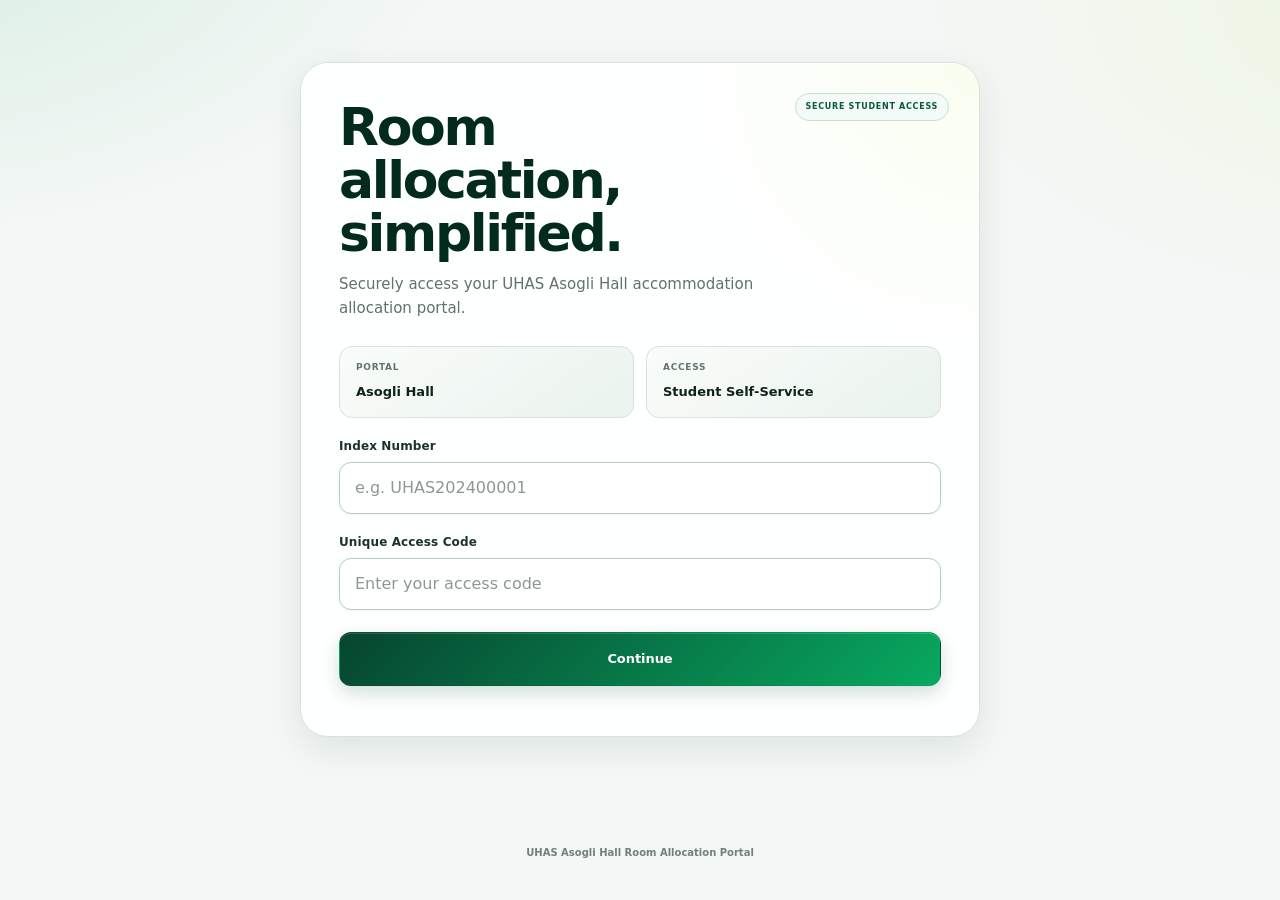
<file: index.html>
<!doctype html>
<html lang="en">
<head>
  <meta charset="utf-8">
  <meta name="viewport" content="width=device-width, initial-scale=1">
  <meta http-equiv="refresh" content="0; url=web/">
  <title>UHAS Asogli Hall Room Allocation</title>
  <script>
    window.location.replace('web/' + window.location.search + window.location.hash);
  </script>
</head>
<body>
  <p>Opening the UHAS Asogli Hall Room Allocation Portal…</p>
  <p><a href="web/">Continue to the portal</a></p>
</body>
</html>
</file>
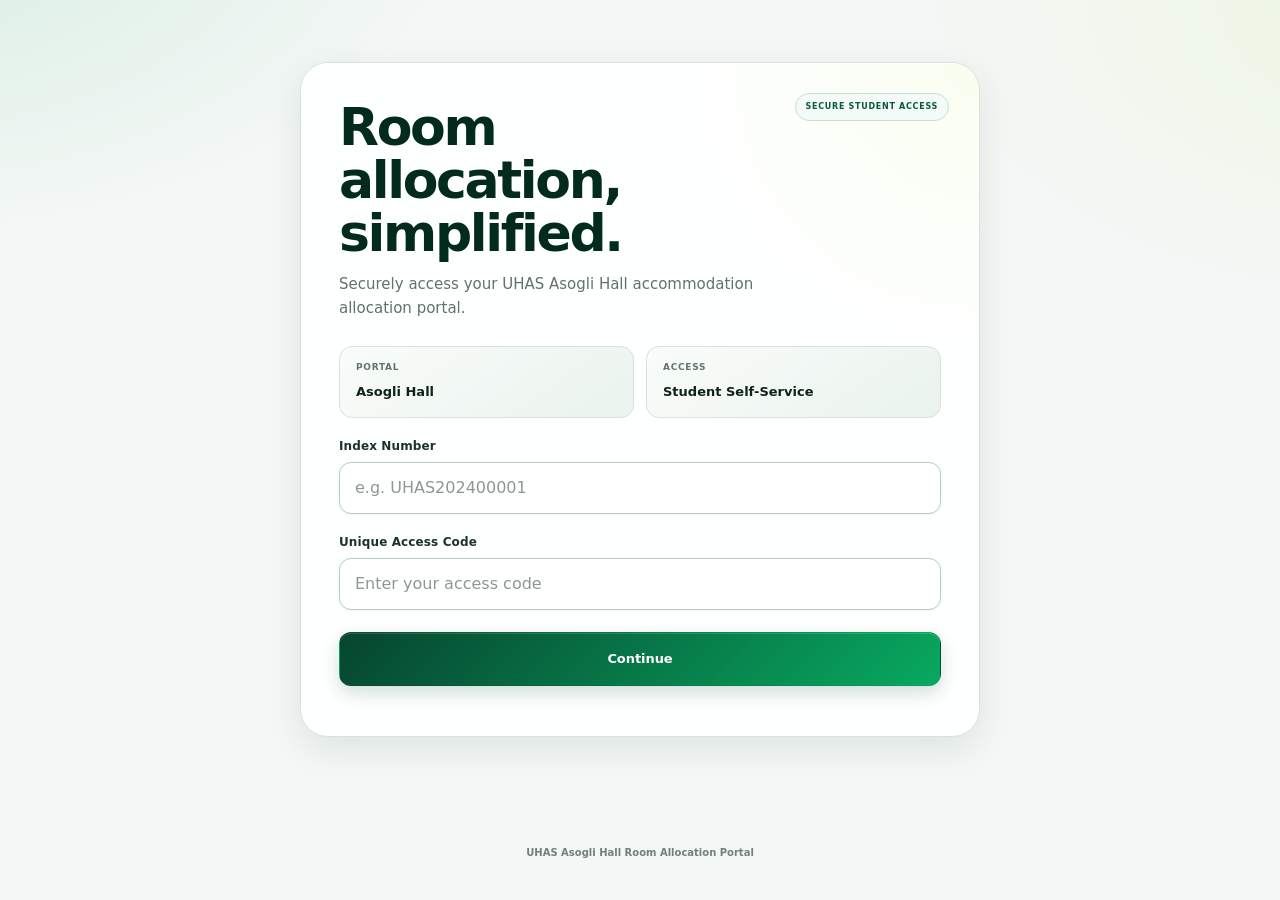
<file: web/index.html>
<!doctype html>
<html lang="en">
<head>
    <meta charset="utf-8">

    <meta
        name="viewport"
        content="width=device-width, initial-scale=1"
    >

    <meta
        name="theme-color"
        content="#075b3a"
    >

    <meta
        name="description"
        content="UHAS Asogli Hall student accommodation room allocation portal."
    >

    <title>UHAS Asogli Hall Room Allocation</title>

    <link
        rel="stylesheet"
        href="styles.css"
    >
</head>

<body>

<main>

    <!-- =====================================================
         STUDENT LOGIN
         ===================================================== -->

    <section id="login">

        <header>
            <h1>Room allocation, simplified.</h1>

            <p>
                Securely access your UHAS Asogli Hall accommodation
                allocation portal.
            </p>
        </header>

        <div class="info-strip">

            <div class="info-item">
                <small>Portal</small>
                <strong>Asogli Hall</strong>
            </div>

            <div class="info-item">
                <small>Access</small>
                <strong>Student Self-Service</strong>
            </div>

        </div>

        <label for="index">
            Index Number
        </label>

        <input
            id="index"
            type="text"
            inputmode="text"
            autocomplete="username"
            autocapitalize="characters"
            spellcheck="false"
            placeholder="e.g. UHAS202400001"
            aria-describedby="msg"
        >

        <label for="accessCode">
            Unique Access Code
        </label>

        <input
            id="accessCode"
            type="password"
            autocomplete="current-password"
            placeholder="Enter your access code"
            aria-describedby="msg"
        >

        <button
            id="loginButton"
            type="button"
        >
            Continue
        </button>

        <p
            id="msg"
            role="alert"
            aria-live="polite"
        ></p>

    </section>


    <!-- =====================================================
         STUDENT PROFILE
         ===================================================== -->

    <section
        id="genderSelection"
        hidden
    >

        <div class="section-heading">

            <div>
                <h2>Complete your profile</h2>

                <p>
                    Enter your phone number and confirm your
                    accommodation details to continue.
                </p>
            </div>

        </div>


        <!-- PHONE NUMBER -->

        <div class="profile-field">

            <label for="phoneNumber">
                Phone Number
            </label>

            <input
                id="phoneNumber"
                type="tel"
                inputmode="tel"
                autocomplete="tel"
                placeholder="e.g. 0241234567"
                aria-describedby="phoneHelp genderMessage"
            >

            <small id="phoneHelp">
                Use a Ghanaian mobile number, e.g. 0241234567
                or +233241234567.
            </small>

        </div>


        <!-- GENDER -->

        <div
            id="genderChoices"
            class="profile-gender"
        >

            <h3>Gender</h3>

            <p>
                Select your gender to determine eligible
                accommodation.
            </p>

            <div class="choices">

                <button
                    type="button"
                    class="choice-button gender-choice"
                    data-gender="MALE"
                >
                    <strong>Male</strong>

                    <span>
                        Select male accommodation
                    </span>
                </button>


                <button
                    type="button"
                    class="choice-button gender-choice"
                    data-gender="FEMALE"
                >
                    <strong>Female</strong>

                    <span>
                        Select female accommodation
                    </span>
                </button>

            </div>

        </div>


        <!-- EXISTING GENDER STUDENTS -->

        <button
            id="savePhoneButton"
            type="button"
            class="primary-action"
            hidden
        >
            Save phone number

            <span aria-hidden="true">
                →
            </span>
        </button>


        <p
            id="genderMessage"
            role="alert"
            aria-live="polite"
        ></p>

    </section>


    <!-- =====================================================
         BLOCK SELECTION
         ===================================================== -->

    <section
        id="blockSelection"
        hidden
    >

        <div class="section-heading">

            <div>
                <h2>Choose your block</h2>

                <p>
                    Select a hostel block to view its available rooms.
                </p>
            </div>

        </div>


        <div class="choices">

            <button
                type="button"
                class="choice-button block-choice"
                data-block="Ahoe"
            >
                <strong>Ahoe</strong>

                <span>
                    View available Ahoe rooms
                </span>
            </button>


            <button
                type="button"
                class="choice-button block-choice"
                data-block="Bankoe"
            >
                <strong>Bankoe</strong>

                <span>
                    View available Bankoe rooms
                </span>
            </button>


            <button
                type="button"
                class="choice-button block-choice"
                data-block="Dome"
            >
                <strong>Dome</strong>

                <span>
                    View available Dome rooms
                </span>
            </button>


            <button
                type="button"
                class="choice-button block-choice"
                data-block="Hliha"
            >
                <strong>Hliha</strong>

                <span>
                    View available Hliha rooms
                </span>
            </button>

        </div>


        <p
            id="blockMessage"
            role="alert"
            aria-live="polite"
        ></p>

    </section>


    <!-- =====================================================
         ROOM SELECTION
         ===================================================== -->

    <section
        id="rooms"
        hidden
    >

        <div class="section-heading">

            <div>
                <h2>Choose your room</h2>

                <p id="roomSubtitle">
                    Available rooms will appear here.
                </p>
            </div>


            <button
                id="changeBlockButton"
                type="button"
                class="secondary-button"
            >
                Change Block
            </button>

        </div>


        <div
            id="grid"
            class="grid"
            aria-live="polite"
        ></div>

    </section>


    <!-- =====================================================
         RESERVATION / ALLOCATION
         ===================================================== -->

    <section
        id="allocation"
        hidden
    ></section>

</main>


<!-- =========================================================
     FOOTER
     ========================================================= -->

<footer>
    UHAS Asogli Hall Room Allocation Portal
</footer>


<!-- =========================================================
     APPLICATION
     ========================================================= -->

<script
    type="module"
    src="app.js"
></script>

</body>
</html>
</file>
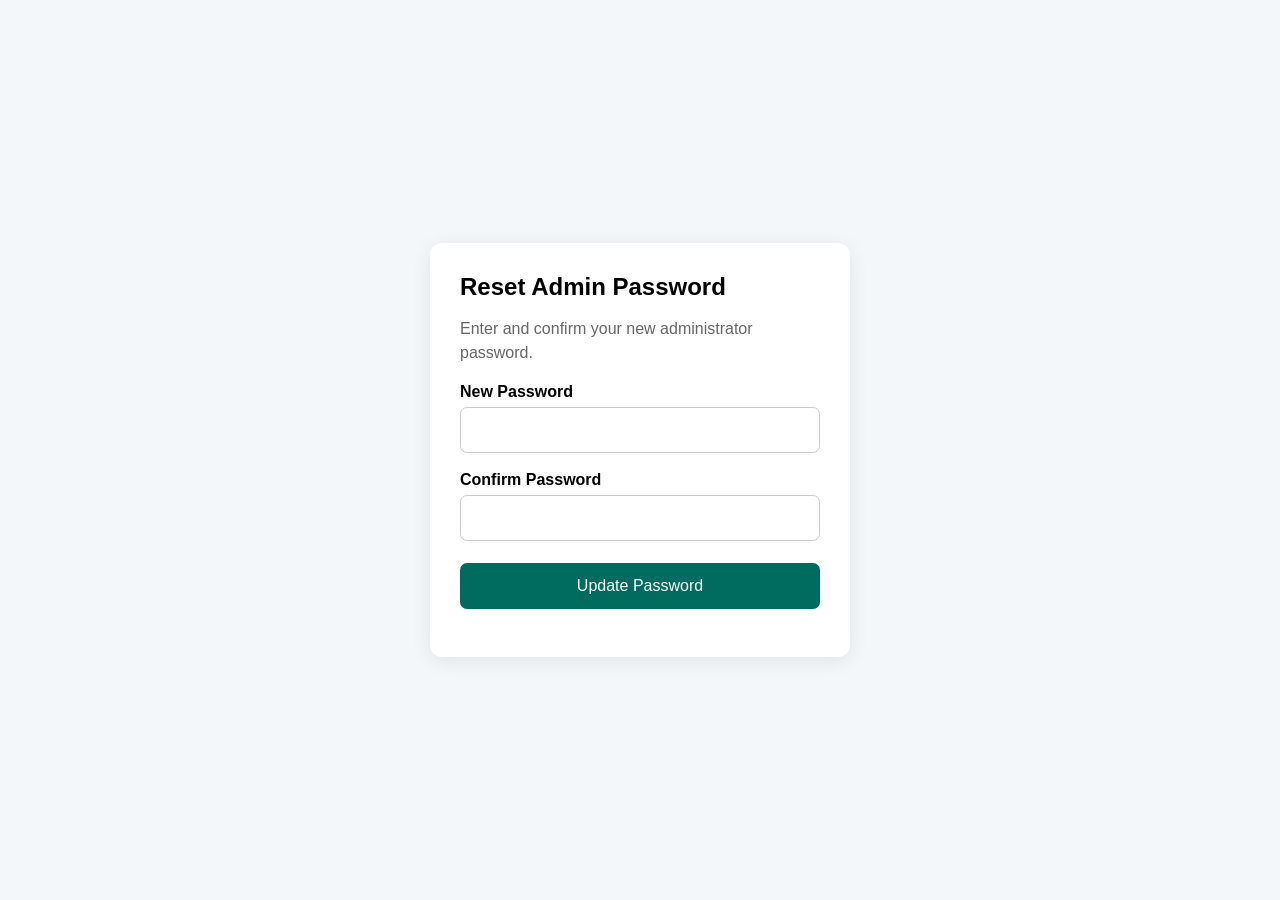
<file: web/admin/reset-password.html>
<!DOCTYPE html>
<html lang="en">
<head>
  <meta charset="UTF-8">
  <meta name="viewport" content="width=device-width, initial-scale=1.0">
  <title>Reset Admin Password</title>
  <style>
    *{box-sizing:border-box}
    body{
      margin:0;
      min-height:100vh;
      display:flex;
      align-items:center;
      justify-content:center;
      padding:20px;
      font-family:Arial,sans-serif;
      background:#f4f7f9;
    }
    .card{
      width:100%;
      max-width:420px;
      background:#fff;
      padding:30px;
      border-radius:12px;
      box-shadow:0 4px 20px rgba(0,0,0,.08);
    }
    h1{margin:0 0 8px;font-size:24px}
    p{color:#666;line-height:1.5}
    label{display:block;margin:18px 0 6px;font-weight:600}
    input{
      width:100%;
      padding:13px;
      border:1px solid #ccc;
      border-radius:7px;
      font-size:16px;
    }
    button{
      width:100%;
      margin-top:22px;
      padding:14px;
      border:0;
      border-radius:7px;
      background:#006b5f;
      color:white;
      font-size:16px;
      cursor:pointer;
    }
    button:disabled{opacity:.6}
    #message{margin-top:18px;font-weight:600}
    .error{color:#b00020}
    .success{color:#087f23}
    a{color:#006b5f}
  </style>
</head>
<body>
  <div class="card">
    <h1>Reset Admin Password</h1>
    <p>Enter and confirm your new administrator password.</p>

    <form id="resetForm">
      <label for="password">New Password</label>
      <input id="password" type="password" minlength="8" required>

      <label for="confirmPassword">Confirm Password</label>
      <input id="confirmPassword" type="password" minlength="8" required>

      <button id="resetButton" type="submit">Update Password</button>
    </form>

    <div id="message"></div>
  </div>

  <script type="module">
    import { createClient } from 'https://esm.sh/@supabase/supabase-js@2';
    import { SUPABASE_URL, SUPABASE_PUBLISHABLE_KEY } from '../config.js';

    const supabase = createClient(
      SUPABASE_URL,
      SUPABASE_PUBLISHABLE_KEY
    );

    const form = document.getElementById('resetForm');
    const button = document.getElementById('resetButton');
    const message = document.getElementById('message');

    form.addEventListener('submit', async (e) => {
      e.preventDefault();

      const password = document.getElementById('password').value;
      const confirmPassword = document.getElementById('confirmPassword').value;

      if (password.length < 8) {
        message.className = 'error';
        message.textContent = 'Password must be at least 8 characters.';
        return;
      }

      if (password !== confirmPassword) {
        message.className = 'error';
        message.textContent = 'Passwords do not match.';
        return;
      }

      button.disabled = true;
      button.textContent = 'Updating...';
      message.textContent = '';

      const { error } = await supabase.auth.updateUser({
        password
      });

      if (error) {
        message.className = 'error';
        message.textContent = error.message;
        button.disabled = false;
        button.textContent = 'Update Password';
        return;
      }

      message.className = 'success';
      message.innerHTML =
        'Password updated successfully. <a href="./">Go to Admin Login</a>';

      form.reset();
      button.style.display = 'none';
    });
  </script>
</body>
</html>
</file>
<file: web/styles.css>
/* ============================================================
   UHAS ASOGLI HALL ROOM ALLOCATION
   Premium Student Accommodation Portal
   ============================================================ */

/* ============================================================
   DESIGN TOKENS
   ============================================================ */

:root {
  --uhas-950: #032b1d;
  --uhas-900: #06452f;
  --uhas-800: #075b3a;
  --uhas-700: #087a49;
  --uhas-600: #08a960;
  --uhas-500: #12c875;
  --uhas-400: #39db8c;

  --lime: #c9f45b;
  --lime-soft: #eff9d8;

  --ink: #10221a;
  --ink-2: #1b3429;
  --muted: #61736a;
  --muted-light: #82918a;

  --white: #ffffff;
  --surface: #f6faf8;
  --surface-2: #eef5f1;
  --surface-3: #e5efe9;

  --border: #d6e3dc;
  --border-strong: #b8cbc1;

  --danger: #b42318;
  --danger-bg: #fff1ef;

  --warning: #8a4b00;
  --warning-bg: #fff6df;

  --success: #087443;
  --success-bg: #e8f7ef;

  --blue: #155eef;
  --blue-bg: #e9f0ff;

  --pink: #b41469;
  --pink-bg: #ffeaf3;

  --shadow-xs:
    0 1px 3px rgba(3, 43, 29, 0.05);

  --shadow-sm:
    0 5px 18px rgba(3, 43, 29, 0.07);

  --shadow-md:
    0 12px 35px rgba(3, 43, 29, 0.09);

  --shadow-lg:
    0 24px 65px rgba(3, 43, 29, 0.13);

  --radius-sm: 10px;
  --radius-md: 14px;
  --radius-lg: 20px;
  --radius-xl: 28px;

  --transition-fast: 150ms ease;
  --transition: 220ms ease;
}


/* ============================================================
   RESET
   ============================================================ */

*,
*::before,
*::after {
  box-sizing: border-box;
}

html {
  width: 100%;
  min-height: 100%;
  scroll-behavior: smooth;
}

body {
  width: 100%;
  min-height: 100vh;
  margin: 0;

  font-family:
    Inter,
    ui-sans-serif,
    system-ui,
    -apple-system,
    BlinkMacSystemFont,
    "Segoe UI",
    sans-serif;

  color: var(--ink);
  background:
    radial-gradient(
      900px 500px at -10% -10%,
      rgba(8, 169, 96, 0.12),
      transparent 65%
    ),
    radial-gradient(
      800px 500px at 110% 0%,
      rgba(201, 244, 91, 0.12),
      transparent 60%
    ),
    #f3f7f5;

  line-height: 1.5;
  -webkit-font-smoothing: antialiased;
  text-rendering: optimizeLegibility;

  overflow-x: hidden;
}

button,
input,
select,
textarea {
  font: inherit;
  max-width: 100%;
}

button {
  -webkit-tap-highlight-color: transparent;
}

img,
svg,
video,
canvas {
  max-width: 100%;
  height: auto;
}

a {
  color: inherit;
}

::selection {
  background: rgba(8, 169, 96, 0.18);
}


/* ============================================================
   GLOBAL LAYOUT
   ============================================================ */

main {
  width: min(1120px, calc(100% - 40px));
  margin: 0 auto;
  padding: 34px 0 70px;
}

section {
  position: relative;

  width: 100%;
  margin: 22px 0;
  padding: 30px;

  background: rgba(255, 255, 255, 0.96);
  border: 1px solid var(--border);
  border-radius: var(--radius-xl);

  box-shadow: var(--shadow-md);

  overflow: hidden;
}

section::before {
  content: "";

  position: absolute;
  inset: 0;

  pointer-events: none;

  background:
    radial-gradient(
      circle at 100% 0%,
      rgba(201, 244, 91, 0.09),
      transparent 30%
    );

  box-shadow:
    inset 0 1px 0 rgba(255, 255, 255, 0.95);
}

.hidden {
  display: none !important;
}


/* ============================================================
   APPLICATION BRAND HEADER
   ============================================================ */

.app-brand-header {
  width: min(1120px, calc(100% - 40px));
  margin: 0 auto;
  padding: 24px 0 12px;

  display: flex;
  align-items: center;
  justify-content: space-between;
  gap: 24px;
}

.app-brand-mark {
  display: flex;
  align-items: center;
  gap: 13px;

  min-width: 0;
}

.brand-monogram {
  width: 48px;
  height: 48px;
  flex: 0 0 48px;

  display: grid;
  place-items: center;

  border-radius: 15px;

  background:
    linear-gradient(
      145deg,
      var(--uhas-950),
      var(--uhas-600)
    );

  color: #fff;

  font-size: 13px;
  font-weight: 900;
  letter-spacing: -0.04em;

  box-shadow:
    0 10px 25px rgba(3, 43, 29, 0.22),
    inset 0 1px 0 rgba(255, 255, 255, 0.2);
}

.brand-copy {
  min-width: 0;
}

.brand-copy strong {
  display: block;

  color: var(--uhas-900);

  font-size: 15px;
  line-height: 1.15;
  font-weight: 850;
}

.brand-copy span {
  display: block;

  margin-top: 4px;

  color: var(--muted);

  font-size: 12px;
  line-height: 1.2;
  font-weight: 600;
}

.brand-status {
  display: flex;
  align-items: center;
  gap: 8px;

  padding: 8px 13px;

  border: 1px solid #c8ded2;
  border-radius: 999px;

  background: #fff;

  color: var(--muted);

  font-size: 11px;
  font-weight: 750;

  box-shadow: var(--shadow-xs);
}

.status-dot {
  width: 7px;
  height: 7px;
  flex: 0 0 7px;

  border-radius: 50%;

  background: var(--uhas-500);

  box-shadow:
    0 0 0 4px rgba(18, 200, 117, 0.11);
}


/* ============================================================
   PROGRESS INDICATOR
   ============================================================ */

.allocation-progress {
  width: min(1120px, calc(100% - 40px));
  margin: 5px auto 0;
  padding: 8px 0 22px;

  display: flex;
  align-items: center;
  justify-content: center;
}

.progress-step {
  display: flex;
  align-items: center;

  color: #8a9992;

  font-size: 11px;
  font-weight: 750;

  white-space: nowrap;
}

.progress-step::after {
  content: "";

  width: 50px;
  height: 1px;

  margin: 0 11px;

  background: var(--border);
}

.progress-step:last-child::after {
  display: none;
}

.progress-step span {
  width: 26px;
  height: 26px;
  flex: 0 0 26px;

  display: grid;
  place-items: center;

  border: 1px solid var(--border-strong);
  border-radius: 50%;

  background: #fff;

  color: var(--muted);

  font-size: 10px;
  font-weight: 850;
}

.progress-step.active {
  color: var(--uhas-800);
}

.progress-step.active span {
  border-color: var(--uhas-600);

  background:
    linear-gradient(
      145deg,
      var(--uhas-900),
      var(--uhas-600)
    );

  color: #fff;

  box-shadow:
    0 5px 16px rgba(8, 122, 73, 0.22),
    0 0 0 4px rgba(8, 169, 96, 0.08);
}

.progress-step.complete {
  color: var(--success);
}

.progress-step.complete span {
  border-color: #9ed4b8;
  background: var(--success-bg);
  color: var(--success);
}


/* ============================================================
   PAGE HEADERS
   ============================================================ */

header:not(.app-brand-header) {
  margin-bottom: 26px;
}

header h1 {
  margin: 0;

  color: var(--uhas-950);

  font-size: clamp(32px, 5vw, 52px);
  line-height: 1.02;

  letter-spacing: -0.045em;
  font-weight: 900;
}

header p {
  max-width: 650px;

  margin: 12px 0 0;

  color: var(--muted);

  font-size: 15px;
  line-height: 1.6;
}


/* ============================================================
   LOGIN
   ============================================================ */

#login {
  width: min(680px, 100%);
  margin: 28px auto;

  padding: 38px;
}

#login header {
  position: relative;

  padding-right: 150px;

  text-align: left;
}

#login header h1 {
  font-size: clamp(34px, 6vw, 52px);
}

#login header p {
  margin-left: 0;
  margin-right: 0;
}

#login::after {
  content: "SECURE STUDENT ACCESS";

  position: absolute;
  top: 30px;
  right: 30px;

  display: inline-flex;
  align-items: center;

  padding: 7px 10px;

  border: 1px solid #c9dfd3;
  border-radius: 999px;

  background: #f4faf7;

  color: var(--uhas-800);

  font-size: 8px;
  font-weight: 850;
  letter-spacing: 0.09em;
}

#loginButton {
  width: 100%;
  min-height: 54px;

  margin-top: 22px;
}


/* ============================================================
   FORM ELEMENTS
   ============================================================ */

label {
  display: block;

  margin: 19px 0 7px;

  color: var(--ink-2);

  font-size: 12px;
  font-weight: 800;
  letter-spacing: 0.01em;
}

input {
  width: 100%;
  min-height: 52px;

  padding: 13px 15px;

  border: 1px solid var(--border-strong);
  border-radius: 12px;

  outline: none;

  background: #fff;
  color: var(--ink);

  font-size: 15px;
  font-weight: 600;

  box-shadow: var(--shadow-xs);

  transition:
    border-color var(--transition),
    box-shadow var(--transition),
    background var(--transition);
}

input::placeholder {
  color: #8b9993;
  font-weight: 500;
}

input:hover {
  border-color: #91afa1;
}

input:focus {
  border-color: var(--uhas-600);

  box-shadow:
    0 0 0 4px rgba(8, 169, 96, 0.11),
    var(--shadow-sm);
}

input:disabled {
  cursor: not-allowed;
  background: #f0f4f2;
}


/* ============================================================
   BUTTONS
   ============================================================ */

button {
  position: relative;

  min-height: 46px;

  padding: 11px 17px;

  border: 1px solid transparent;
  border-radius: 12px;

  background:
    linear-gradient(
      135deg,
      var(--uhas-900),
      var(--uhas-600)
    );

  color: #fff;

  font-size: 13px;
  font-weight: 800;

  letter-spacing: -0.005em;

  cursor: pointer;

  box-shadow:
    0 7px 18px rgba(3, 79, 49, 0.18),
    inset 0 1px 0 rgba(255, 255, 255, 0.15);

  transition:
    transform var(--transition-fast),
    box-shadow var(--transition),
    background var(--transition),
    opacity var(--transition);
}

button:hover:not(:disabled) {
  transform: translateY(-1px);

  background:
    linear-gradient(
      135deg,
      var(--uhas-800),
      var(--uhas-500)
    );

  box-shadow:
    0 11px 25px rgba(3, 79, 49, 0.22),
    inset 0 1px 0 rgba(255, 255, 255, 0.18);
}

button:active:not(:disabled) {
  transform: translateY(0);
}

button:focus-visible {
  outline: 3px solid rgba(8, 169, 96, 0.2);
  outline-offset: 2px;
}

button:disabled {
  cursor: not-allowed;
  opacity: 0.55;
  transform: none;
}


/* ============================================================
   LOADING BUTTON
   ============================================================ */

button.is-loading {
  color: transparent !important;
  pointer-events: none;
}

button.is-loading::after {
  content: "";

  position: absolute;
  top: 50%;
  left: 50%;

  width: 18px;
  height: 18px;

  margin: -9px 0 0 -9px;

  border: 2px solid rgba(255, 255, 255, 0.35);
  border-top-color: #fff;

  border-radius: 50%;

  animation: button-spin 700ms linear infinite;
}

@keyframes button-spin {
  to {
    transform: rotate(360deg);
  }
}


/* ============================================================
   SECONDARY BUTTON
   ============================================================ */

.secondary-button {
  background: var(--surface-2);

  color: var(--ink-2);

  border-color: var(--border);

  box-shadow: none;
}

.secondary-button:hover:not(:disabled) {
  background: var(--surface-3);

  color: var(--uhas-900);

  border-color: var(--border-strong);

  box-shadow: var(--shadow-xs);
}


/* ============================================================
   MESSAGES
   ============================================================ */

#msg,
#genderMessage,
#blockMessage {
  min-height: 20px;

  margin-top: 11px;

  font-size: 12px;
  font-weight: 650;
}

#msg:empty,
#genderMessage:empty,
#blockMessage:empty {
  min-height: 0;
}

.error {
  color: var(--danger);
}

.success-message {
  color: var(--success);
}


/* ============================================================
   CHOICE GRIDS
   ============================================================ */

.grid,
.choices {
  display: grid;

  grid-template-columns:
    repeat(auto-fit, minmax(220px, 1fr));

  gap: 15px;
}


/* ============================================================
   GENDER / BLOCK CHOICES
   ============================================================ */

.choice-button {
  position: relative;

  min-height: 140px;

  display: flex;
  flex-direction: column;
  align-items: flex-start;
  justify-content: flex-end;

  padding: 22px;

  text-align: left;

  border: 1px solid var(--border);
  border-radius: 17px;

  background:
    linear-gradient(
      145deg,
      #fff,
      #f4f9f6
    );

  color: var(--ink);

  box-shadow: var(--shadow-sm);

  overflow: hidden;
}

.choice-button::before {
  content: "";

  position: absolute;

  width: 115px;
  height: 115px;

  top: -38px;
  right: -30px;

  border-radius: 50%;

  background: rgba(8, 169, 96, 0.07);
}

.choice-button:hover:not(:disabled) {
  transform: translateY(-2px);

  border-color: #7ac59d;

  background:
    linear-gradient(
      145deg,
      #fff,
      #ebf7f0
    );

  color: var(--ink);

  box-shadow: var(--shadow-md);
}

.choice-button strong {
  position: relative;
  z-index: 1;

  color: var(--uhas-900);

  font-size: 18px;
  font-weight: 850;
}

.choice-button span {
  position: relative;
  z-index: 1;

  margin-top: 5px;

  color: var(--muted);

  font-size: 12px;
  font-weight: 550;
}


/* ============================================================
   SECTION HEADINGS
   ============================================================ */

.section-heading {
  display: flex;
  align-items: flex-end;
  justify-content: space-between;

  gap: 18px;

  margin-bottom: 22px;
}

.section-heading h2 {
  margin: 0 0 4px;

  color: var(--uhas-950);

  font-size: clamp(23px, 4vw, 30px);
  line-height: 1.12;

  letter-spacing: -0.035em;
  font-weight: 900;
}

.section-heading p {
  margin: 0;

  color: var(--muted);

  font-size: 12px;
  font-weight: 550;
}


/* ============================================================
   ROOM GRID
   ============================================================ */

#grid {
  display: grid;

  grid-template-columns:
    repeat(auto-fill, minmax(245px, 1fr));

  gap: 16px;
}


/* ============================================================
   ROOM CARD
   ============================================================ */

.room-card {
  position: relative;

  display: flex;
  flex-direction: column;

  min-height: 280px;

  padding: 19px;

  border: 1px solid var(--border);
  border-radius: 18px;

  background:
    linear-gradient(
      145deg,
      #fff,
      #f6faf8
    );

  box-shadow: var(--shadow-sm);

  overflow: hidden;

  transition:
    transform var(--transition),
    border-color var(--transition),
    box-shadow var(--transition);
}

.room-card:hover {
  transform: translateY(-3px);

  border-color: #79c69e;

  box-shadow: var(--shadow-md);
}

.room-card::after {
  content: "";

  position: absolute;

  left: 0;
  top: 0;

  width: 100%;
  height: 3px;

  background:
    linear-gradient(
      90deg,
      var(--uhas-800),
      var(--uhas-500)
    );

  opacity: 0;

  transition: opacity var(--transition);
}

.room-card:hover::after {
  opacity: 1;
}

.room-card-header {
  display: flex;
  align-items: flex-start;
  justify-content: space-between;

  gap: 12px;
}

.room-card h3 {
  margin: 0;

  color: var(--uhas-950);

  font-size: 19px;
  line-height: 1.15;

  letter-spacing: -0.025em;
  font-weight: 900;
}

.room-location {
  margin-top: 5px;

  color: var(--muted);

  font-size: 11px;
  font-weight: 600;
}


/* ============================================================
   ROOM GENDER BADGES
   ============================================================ */

.gender-badge {
  display: inline-flex;
  align-items: center;
  justify-content: center;

  padding: 6px 9px;

  border-radius: 999px;

  font-size: 9px;
  line-height: 1;

  font-weight: 850;
  letter-spacing: 0.03em;

  white-space: nowrap;
}

.gender-badge.neutral {
  background: #e9efeb;
  color: #52645b;
}

.gender-badge.male,
.gender-badge.male-only {
  background: var(--blue-bg);
  color: var(--blue);
}

.gender-badge.female {
  background: var(--pink-bg);
  color: var(--pink);
}


/* ============================================================
   MODERN ROOM CARD
   ============================================================ */

.modern-room-card {
  min-height: 310px;
}

.room-card-top {
  display: flex;
  align-items: flex-start;
  justify-content: space-between;

  gap: 10px;
}

.room-block-label {
  display: inline-flex;
  align-items: center;

  margin-bottom: 6px;

  color: var(--uhas-700);

  font-size: 9px;
  font-weight: 850;

  letter-spacing: 0.1em;
  text-transform: uppercase;
}


/* ============================================================
   ROOM VISUAL
   ============================================================ */

.room-visual {
  margin: 18px 0 15px;

  padding: 14px;

  border: 1px solid var(--border);
  border-radius: 14px;

  background:
    linear-gradient(
      145deg,
      #f4f9f6,
      #e8f2ed
    );
}

.bed-indicators {
  display: grid;

  grid-template-columns:
    repeat(4, 1fr);

  gap: 8px;
}

.bed-indicator {
  height: 9px;

  border-radius: 999px;

  background: #cbd8d2;

  transition:
    transform var(--transition-fast),
    background var(--transition);
}

.bed-indicator.available {
  background: #c7d8d0;
}

.bed-indicator.occupied {
  background:
    linear-gradient(
      90deg,
      var(--uhas-700),
      var(--uhas-500)
    );
}

.bed-indicator:hover {
  transform: scaleY(1.35);
}

.occupancy-percent {
  margin-top: 9px;

  color: var(--uhas-900);

  font-size: 11px;
  font-weight: 800;
}


/* ============================================================
   ROOM CAPACITY
   ============================================================ */

.room-capacity {
  display: flex;
  align-items: baseline;
  justify-content: space-between;

  gap: 10px;

  margin-top: auto;

  color: var(--muted);

  font-size: 11px;
  font-weight: 600;
}

.room-capacity strong {
  color: var(--ink);

  font-size: 12px;
  font-weight: 800;
}

.occupancy-bar {
  height: 6px;

  margin-top: 8px;

  border-radius: 999px;

  background: #dce6e1;

  overflow: hidden;
}

.occupancy-bar > span {
  display: block;

  width: 0;
  height: 100%;

  border-radius: inherit;

  background:
    linear-gradient(
      90deg,
      var(--uhas-700),
      var(--uhas-500),
      var(--lime)
    );

  transition: width 400ms ease;
}

.modern-select-room {
  width: 100%;

  min-height: 45px;

  margin-top: 14px;
}


/* ============================================================
   OCCUPANCY
   ============================================================ */

.occupancy {
  display: flex;
  align-items: baseline;

  gap: 8px;

  margin-top: 17px;
}

.occupancy strong {
  color: var(--uhas-950);

  font-size: 31px;
  line-height: 1;

  font-weight: 900;

  letter-spacing: -0.04em;
}

.occupancy-detail {
  color: var(--muted);

  font-size: 11px;
  font-weight: 600;
}


/* ============================================================
   FULL / UNAVAILABLE ROOMS
   ============================================================ */

.room-card.unavailable {
  opacity: 0.62;
}

.room-card.full {
  background:
    linear-gradient(
      145deg,
      #f5f8f6,
      #e9efec
    );
}

.room-card.full .occupancy-bar > span {
  background:
    linear-gradient(
      90deg,
      #66756d,
      #8b9791
    );
}

.room-card.full .modern-select-room {
  background: #dde5e1;
  color: #68776f;

  box-shadow: none;
}

.room-card.full:hover {
  transform: none;
  box-shadow: var(--shadow-sm);
}


/* ============================================================
   PROFILE
   ============================================================ */

.profile-field {
  margin: 1.4rem 0;
}

.profile-field label {
  display: block;

  margin-bottom: 7px;

  font-weight: 700;
}

.profile-field input {
  width: 100%;
}

.profile-field small {
  display: block;

  margin-top: 7px;

  color: var(--muted);

  font-size: 11px;

  line-height: 1.5;
}

.profile-gender {
  margin-top: 1.6rem;
}

.profile-gender h3 {
  margin-bottom: 5px;
}

.profile-gender > p {
  margin-bottom: 15px;

  color: var(--muted);

  font-size: 12px;
}


/* ============================================================
   HOLD SCREEN
   ============================================================ */

.hold-box,
.success-box {
  width: min(680px, 100%);

  margin-left: auto;
  margin-right: auto;

  text-align: center;
}

.hold-box {
  padding-top: 34px;
  padding-bottom: 34px;
}

.hold-box h2,
.success-box h2 {
  margin: 10px 0 6px;

  color: var(--uhas-950);

  font-size: clamp(27px, 5vw, 39px);
  line-height: 1.08;

  letter-spacing: -0.04em;
  font-weight: 900;
}

.hold-box > p,
.success-box > p {
  margin: 0 auto;

  color: var(--muted);

  font-size: 13px;
}


/* ============================================================
   HOLD DETAILS / RECEIPT
   ============================================================ */

.hold-details,
.receipt {
  margin: 23px 0;

  padding: 17px 19px;

  border: 1px solid var(--border);
  border-radius: 16px;

  background:
    linear-gradient(
      145deg,
      #f7fbf9,
      #edf5f1
    );

  text-align: left;

  box-shadow: var(--shadow-xs);
}

.hold-details p,
.receipt p {
  display: flex;
  align-items: center;
  justify-content: space-between;

  gap: 18px;

  margin: 0;

  padding: 10px 0;

  border-bottom: 1px solid #dce7e1;

  color: var(--muted);

  font-size: 12px;
}

.hold-details p:last-child,
.receipt p:last-child {
  border-bottom: 0;
}

.hold-details p strong,
.receipt p strong {
  color: var(--ink);

  font-weight: 800;

  text-align: right;
}


/* ============================================================
   COUNTDOWN
   ============================================================ */

.countdown {
  display: inline-flex;
  align-items: center;
  justify-content: center;

  min-width: 185px;

  margin: 19px auto;

  padding: 16px 22px;

  border: 1px solid #79c9a0;
  border-radius: 16px;

  background:
    linear-gradient(
      145deg,
      #e8f8ef,
      #d8f1e4
    );

  color: var(--uhas-900);

  font-size: 31px;
  line-height: 1;

  font-weight: 900;

  letter-spacing: -0.035em;

  font-variant-numeric: tabular-nums;

  box-shadow:
    inset 0 1px 0 rgba(255, 255, 255, 0.95),
    var(--shadow-sm);
}

.countdown.expired {
  border-color: rgba(180, 35, 24, 0.18);

  background: var(--danger-bg);

  color: var(--danger);

  animation: countdown-pulse 1.4s ease-in-out infinite;
}

@keyframes countdown-pulse {
  50% {
    opacity: 0.6;
  }
}


/* ============================================================
   HOLD ACTIONS
   ============================================================ */

.hold-box button,
.success-box button {
  margin: 5px;
}

.hold-box .secondary-button,
.success-box .secondary-button {
  min-width: 130px;
}


/* ============================================================
   SUCCESS
   ============================================================ */

.success-icon {
  width: 66px;
  height: 66px;

  display: grid;
  place-items: center;

  margin: 0 auto 14px;

  border-radius: 50%;

  background:
    linear-gradient(
      145deg,
      #e1f8eb,
      #c9f0dc
    );

  color: var(--success);

  font-size: 30px;
  font-weight: 900;

  box-shadow:
    0 0 0 8px rgba(8, 116, 67, 0.06);
}

.success-box .receipt {
  max-width: 560px;

  margin-left: auto;
  margin-right: auto;
}

.success-box .receipt p:first-child {
  border-top: 0;
}


/* ============================================================
   IMPORTANT NOTE
   ============================================================ */

.important-note {
  margin: 21px auto;

  padding: 13px 15px;

  border: 1px solid #e1c27e;
  border-radius: 13px;

  background: var(--warning-bg);

  color: var(--warning);

  font-size: 11px;
  font-weight: 750;
}


/* ============================================================
   EXISTING ALLOCATION
   ============================================================ */

.allocation-ticket,
.allocation-card {
  width: min(680px, 100%);

  margin: 0 auto;

  border: 1px solid var(--border);
  border-radius: 21px;

  background: #fff;

  box-shadow: var(--shadow-lg);

  overflow: hidden;
}

.allocation-ticket-header,
.allocation-card-header {
  padding: 23px;

  background:
    radial-gradient(
      circle at 100% 0%,
      rgba(201, 244, 91, 0.17),
      transparent 35%
    ),
    linear-gradient(
      145deg,
      var(--uhas-950),
      var(--uhas-700)
    );

  color: #fff;
}

.allocation-ticket-header h2,
.allocation-card-header h2 {
  margin: 0;

  font-size: 24px;
  font-weight: 900;
}

.allocation-ticket-header p,
.allocation-card-header p {
  margin: 6px 0 0;

  color: rgba(255, 255, 255, 0.72);

  font-size: 12px;
}

.allocation-ticket-body,
.allocation-card-body {
  padding: 22px;
}


/* ============================================================
   EMPTY STATES
   ============================================================ */

.empty-state {
  padding: 45px 20px;

  border: 1px dashed var(--border-strong);
  border-radius: 17px;

  background:
    linear-gradient(
      145deg,
      #fff,
      #f2f8f5
    );

  text-align: center;
}

.empty-state::before {
  content: "—";

  display: block;

  width: 42px;
  height: 42px;

  display: grid;
  place-items: center;

  margin: 0 auto 10px;

  border-radius: 13px;

  background: var(--success-bg);

  color: var(--uhas-700);

  font-size: 20px;
  font-weight: 900;
}

.empty-state p {
  margin: 0;

  color: var(--muted);

  font-size: 13px;
}


/* ============================================================
   INFORMATION STRIP
   ============================================================ */

.info-strip {
  display: grid;

  grid-template-columns:
    repeat(auto-fit, minmax(180px, 1fr));

  gap: 12px;

  margin: 19px 0;
}

.info-item {
  padding: 14px 16px;

  border: 1px solid var(--border);
  border-radius: 13px;

  background:
    linear-gradient(
      145deg,
      #f9fcfa,
      #eaf3ee
    );
}

.info-item small {
  display: block;

  margin-bottom: 4px;

  color: var(--muted);

  font-size: 9px;
  font-weight: 850;

  letter-spacing: 0.08em;
  text-transform: uppercase;
}

.info-item strong {
  color: var(--ink);

  font-size: 13px;
  font-weight: 800;
}


/* ============================================================
   ALLOCATION DETAILS PANEL
   ============================================================ */

.allocation-details-panel {
  width: 100%;
  max-width: 980px;

  margin-inline: auto;
}

.allocation-details-heading {
  display: flex;

  align-items: flex-start;
  justify-content: space-between;

  gap: 24px;
}

.allocation-details-heading > div {
  min-width: 0;
}

.allocation-status-badge {
  display: inline-flex;
  align-items: center;

  gap: 8px;

  flex: 0 0 auto;

  padding: 8px 12px;

  border: 1px solid #b9dfc8;
  border-radius: 999px;

  background: #edf9f1;

  color: var(--success);

  font-size: 9px;
  font-weight: 850;

  letter-spacing: 0.06em;
  text-transform: uppercase;
}

.allocation-status-badge .status-dot {
  width: 7px;
  height: 7px;

  background: var(--success);

  box-shadow: none;
}


/* ============================================================
   ALLOCATION HERO
   ============================================================ */

.allocation-hero {
  display: grid;

  grid-template-columns: 1.5fr 1fr;

  margin-top: 22px;

  overflow: hidden;

  border-radius: 21px;

  background:
    linear-gradient(
      135deg,
      #043c28 0%,
      #075b3a 55%,
      #087b4c 100%
    );

  color: #fff;

  box-shadow:
    0 18px 45px rgba(3, 46, 31, 0.2);
}

.allocation-hero-main,
.allocation-hero-room {
  padding: 27px;
}

.allocation-hero-room {
  display: flex;
  flex-direction: column;
  justify-content: center;

  border-left: 1px solid rgba(255, 255, 255, 0.14);

  background: rgba(255, 255, 255, 0.05);
}

.allocation-hero-label {
  display: block;

  margin-bottom: 7px;

  color: rgba(255, 255, 255, 0.62);

  font-size: 8px;
  font-weight: 850;

  letter-spacing: 0.13em;
}

.allocation-number {
  display: block;

  font-size: clamp(25px, 4vw, 38px);
  line-height: 1.05;

  letter-spacing: -0.025em;

  overflow-wrap: anywhere;
}

.allocation-confirmed {
  display: block;

  margin-top: 8px;

  color: rgba(255, 255, 255, 0.72);

  font-size: 10px;
}

.allocation-hero-room strong {
  font-size: clamp(24px, 4vw, 34px);
  line-height: 1;
}

.allocation-hero-room > span:last-child {
  margin-top: 7px;

  color: rgba(255, 255, 255, 0.72);

  font-size: 10px;
}


/* ============================================================
   ALLOCATION SECTION TITLES
   ============================================================ */

.allocation-section-title {
  display: flex;
  align-items: center;

  gap: 11px;

  margin-top: 29px;
  margin-bottom: 12px;
}

.allocation-section-icon {
  width: 34px;
  height: 34px;
  flex: 0 0 34px;

  display: inline-flex;
  align-items: center;
  justify-content: center;

  border-radius: 10px;

  background: #e9f7ef;

  color: var(--uhas-800);

  font-size: 13px;
  font-weight: 800;
}

.allocation-section-title strong,
.allocation-section-title span {
  display: block;
}

.allocation-section-title strong {
  color: var(--ink);

  font-size: 12px;
}

.allocation-section-title span {
  margin-top: 2px;

  color: var(--muted);

  font-size: 9px;
}


/* ============================================================
   ALLOCATION ROOM GRID
   ============================================================ */

.allocation-room-grid {
  display: grid;

  grid-template-columns:
    repeat(4, 1fr);

  overflow: hidden;

  border: 1px solid var(--border);
  border-radius: 15px;

  background: #fff;
}

.allocation-room-item {
  padding: 17px;

  border-right: 1px solid var(--border);
}

.allocation-room-item:last-child {
  border-right: 0;
}

.allocation-room-item span,
.allocation-student-grid span,
.allocation-record span {
  display: block;

  color: var(--muted);

  font-size: 8px;
  font-weight: 850;

  letter-spacing: 0.08em;

  text-transform: uppercase;
}

.allocation-room-item strong {
  display: block;

  margin-top: 6px;

  color: var(--ink);

  font-size: 18px;
}

.allocation-room-item.primary strong {
  color: var(--uhas-800);
}

.allocation-room-item.highlight {
  background: var(--lime-soft);
}

.allocation-room-item.highlight strong {
  color: var(--uhas-800);
}


/* ============================================================
   ALLOCATION STUDENT GRID
   ============================================================ */

.allocation-student-grid {
  display: grid;

  grid-template-columns:
    repeat(2, 1fr);

  overflow: hidden;

  border: 1px solid var(--border);
  border-radius: 15px;

  background: #fff;
}

.allocation-student-grid > div {
  padding: 16px 17px;

  border-bottom: 1px solid var(--border);
}

.allocation-student-grid > div:nth-child(odd) {
  border-right: 1px solid var(--border);
}

.allocation-student-grid > div:nth-last-child(-n + 2) {
  border-bottom: 0;
}

.allocation-student-grid strong {
  display: block;

  margin-top: 5px;

  color: var(--ink);

  font-size: 12px;

  overflow-wrap: anywhere;
  word-break: break-word;
}


/* ============================================================
   ALLOCATION RECORD
   ============================================================ */

.allocation-record {
  display: grid;

  grid-template-columns:
    1fr 1fr;

  gap: 12px;

  margin-top: 14px;
}

.allocation-record > div {
  padding: 15px 17px;

  border: 1px solid var(--border);
  border-radius: 13px;

  background: #f8faf9;
}

.allocation-record strong {
  display: block;

  margin-top: 5px;

  color: var(--ink);

  font-size: 11px;

  overflow-wrap: anywhere;
}

.allocation-record .record-status {
  color: var(--success);
}


/* ============================================================
   ALLOCATION ACTIONS
   ============================================================ */

.allocation-actions {
  display: flex;

  justify-content: flex-end;

  gap: 10px;

  margin-top: 24px;
}

.allocation-print-button {
  min-width: 210px;
}

.allocation-print-note {
  margin: 9px 0 0;

  color: var(--muted);

  font-size: 9px;

  text-align: right;
}


/* ============================================================
   MY ROOM
   ============================================================ */

.my-room-panel,
.roommates-panel {
  overflow: hidden;
}

.my-room-heading,
.roommates-heading {
  align-items: flex-start;
}


/* ============================================================
   MY ROOM HERO
   ============================================================ */

.my-room-hero {
  position: relative;

  display: grid;

  grid-template-columns:
    1fr auto;

  gap: 20px;

  align-items: stretch;

  margin: 23px 0 28px;

  padding: 27px;

  border-radius: 20px;

  background:
    linear-gradient(
      135deg,
      #052e1f 0%,
      #075b3a 58%,
      #0a7448 100%
    );

  color: #fff;

  overflow: hidden;
}

.my-room-hero::after {
  content: "";

  position: absolute;

  width: 230px;
  height: 230px;

  right: -85px;
  top: -95px;

  border-radius: 50%;

  background: rgba(255, 255, 255, 0.055);
}

.my-room-hero-main,
.my-room-bed-highlight {
  position: relative;
  z-index: 1;
}

.my-room-hero-main {
  display: flex;
  flex-direction: column;
  justify-content: center;
}

.my-room-code {
  margin: 6px 0 7px;

  color: #fff;

  font-size: clamp(2rem, 5vw, 3.5rem);
  line-height: 1;

  letter-spacing: -0.04em;

  overflow-wrap: anywhere;
}

.my-room-location {
  display: flex;
  align-items: center;
  flex-wrap: wrap;

  gap: 8px;

  color: rgba(255, 255, 255, 0.72);

  font-size: 0.88rem;
}

.my-room-location span {
  opacity: 0.5;
}


/* ============================================================
   BED HIGHLIGHT
   ============================================================ */

.my-room-bed-highlight {
  min-width: 150px;

  padding: 20px;

  border-radius: 16px;

  background: var(--lime);

  color: var(--uhas-950);

  display: flex;
  flex-direction: column;

  justify-content: center;
  align-items: center;

  text-align: center;
}

.my-room-bed-highlight span {
  font-size: 0.65rem;
  font-weight: 850;

  letter-spacing: 0.12em;
  text-transform: uppercase;

  opacity: 0.68;
}

.my-room-bed-highlight strong {
  margin: 5px 0 2px;

  font-size: 1.8rem;
  line-height: 1;
}

.my-room-bed-highlight small {
  font-size: 0.7rem;

  opacity: 0.65;
}


/* ============================================================
   ROOM OCCUPANCY CARD
   ============================================================ */

.room-occupancy-card {
  display: flex;
  align-items: center;

  gap: 16px;

  padding: 17px;

  margin-top: 17px;

  border: 1px solid var(--border);
  border-radius: 15px;

  background: #f8fbf9;
}

.occupancy-icon {
  width: 47px;
  height: 47px;
  flex: 0 0 47px;

  display: grid;
  place-items: center;

  border-radius: 13px;

  background: #e8f5ed;

  font-size: 1.2rem;
}

.occupancy-copy {
  display: flex;
  flex-direction: column;

  gap: 3px;

  flex: 1;
}

.occupancy-copy strong {
  color: var(--ink);

  font-size: 0.95rem;
}

.occupancy-copy span {
  color: var(--muted);

  font-size: 0.75rem;
}

.occupancy-action .secondary-button {
  white-space: nowrap;
}


/* ============================================================
   ROOMMATES
   ============================================================ */

.room-occupancy-pill {
  display: inline-flex;
  align-items: center;
  justify-content: center;

  min-height: 33px;

  padding: 7px 12px;

  border-radius: 999px;

  background: #e9f6ef;

  color: var(--uhas-800);

  font-size: 0.72rem;
  font-weight: 800;

  white-space: nowrap;
}


/* ============================================================
   ROOMMATES SUMMARY
   ============================================================ */

.roommates-room-summary {
  display: grid;

  grid-template-columns:
    repeat(3, 1fr);

  margin: 23px 0 29px;

  border: 1px solid var(--border);
  border-radius: 15px;

  overflow: hidden;

  background: #f8fbf9;
}

.roommates-room-summary > div {
  padding: 16px 17px;

  border-right: 1px solid var(--border);
}

.roommates-room-summary > div:last-child {
  border-right: 0;
}

.roommates-room-summary span {
  display: block;

  margin-bottom: 5px;

  color: var(--muted);

  font-size: 0.63rem;
  font-weight: 850;

  letter-spacing: 0.1em;
  text-transform: uppercase;
}

.roommates-room-summary strong {
  color: var(--ink);

  font-size: 0.95rem;
}


/* ============================================================
   ROOMMATE GRID
   ============================================================ */

.modern-roommate-grid {
  display: grid;

  grid-template-columns:
    repeat(2, minmax(0, 1fr));

  gap: 15px;

  margin-top: 17px;
}

.modern-roommate-card {
  min-width: 0;

  padding: 19px;

  border: 1px solid var(--border);
  border-radius: 17px;

  background: #fff;

  box-shadow:
    0 7px 22px rgba(5, 46, 31, 0.045);

  transition:
    transform var(--transition),
    box-shadow var(--transition),
    border-color var(--transition);
}

.modern-roommate-card:hover {
  transform: translateY(-2px);

  border-color: #bcd8c8;

  box-shadow:
    0 13px 31px rgba(5, 46, 31, 0.08);
}

.roommate-card-top {
  display: flex;

  align-items: center;
  justify-content: space-between;

  gap: 12px;
}

.modern-roommate-avatar {
  width: 53px;
  height: 53px;

  display: grid;
  place-items: center;

  border-radius: 15px;

  background: #e8f5ed;

  color: var(--uhas-800);

  font-size: 0.95rem;
  font-weight: 900;

  letter-spacing: 0.03em;
}

.roommate-number {
  color: var(--muted-light);

  font-size: 0.62rem;
  font-weight: 800;

  letter-spacing: 0.1em;
}

.modern-roommate-details {
  padding: 17px 0;
}

.modern-roommate-details h4 {
  margin: 0 0 6px;

  color: var(--ink);

  font-size: 0.98rem;
  line-height: 1.3;
}

.roommate-programme {
  color: var(--uhas-800);

  font-size: 0.78rem;
  font-weight: 700;

  line-height: 1.4;

  overflow-wrap: anywhere;
}

.roommate-level {
  margin-top: 4px;

  color: var(--muted);

  font-size: 0.73rem;
}

.roommate-card-footer {
  display: flex;

  align-items: center;
  justify-content: space-between;

  gap: 12px;

  padding-top: 12px;

  border-top: 1px solid #edf1ee;
}

.roommate-card-footer span {
  color: var(--muted-light);

  font-size: 0.68rem;
}

.roommate-card-footer strong {
  color: var(--uhas-800);

  font-size: 0.7rem;
}


/* ============================================================
   PRIVACY NOTE
   ============================================================ */

.roommates-privacy-note {
  display: flex;

  gap: 12px;

  align-items: flex-start;

  margin-top: 21px;

  padding: 14px 16px;

  border: 1px solid var(--border);
  border-radius: 13px;

  background: #f7faf8;
}

.privacy-icon {
  width: 28px;
  height: 28px;
  flex: 0 0 28px;

  display: grid;
  place-items: center;

  border-radius: 9px;

  background: #e8f5ed;

  color: var(--success);

  font-size: 0.7rem;
  font-weight: 900;
}

.roommates-privacy-note strong {
  display: block;

  color: var(--ink-2);

  font-size: 0.75rem;
}

.roommates-privacy-note p {
  margin: 3px 0 0;

  color: var(--muted);

  font-size: 0.69rem;

  line-height: 1.5;
}


/* ============================================================
   ROOMMATES EMPTY STATE
   ============================================================ */

.roommates-empty-state {
  margin-top: 25px;

  padding: 47px 24px;

  border: 1px dashed #cbdcd2;
  border-radius: 17px;

  background: #f9fbfa;

  text-align: center;
}

.roommates-empty-icon {
  width: 61px;
  height: 61px;

  margin: 0 auto 15px;

  display: grid;
  place-items: center;

  border-radius: 17px;

  background: #e8f5ed;

  font-size: 1.35rem;
}

.roommates-empty-state h4 {
  margin: 8px 0 7px;

  color: #18362a;

  font-size: 1rem;
}

.roommates-empty-state p {
  max-width: 430px;

  margin: 0 auto;

  color: var(--muted);

  font-size: 0.78rem;

  line-height: 1.6;
}


/* ============================================================
   TOAST
   ============================================================ */

.toast {
  position: fixed;

  right: 22px;
  bottom: 22px;

  z-index: 1000;

  width: min(380px, calc(100vw - 44px));

  padding: 13px 16px;

  border: 1px solid var(--border);
  border-radius: 13px;

  background: rgba(255, 255, 255, 0.97);

  color: var(--ink);

  box-shadow: var(--shadow-lg);

  font-size: 12px;
  font-weight: 700;

  backdrop-filter: blur(12px);
  -webkit-backdrop-filter: blur(12px);

  animation: toast-in 220ms ease;
}

.toast.error {
  border-color: #e5aaa4;
}

.toast.success {
  border-color: #9ad2b4;
}

@keyframes toast-in {
  from {
    opacity: 0;
    transform: translateY(10px);
  }

  to {
    opacity: 1;
    transform: translateY(0);
  }
}


/* ============================================================
   SKELETON
   ============================================================ */

.skeleton {
  position: relative;

  overflow: hidden;

  background: #dce7e1;

  border-radius: 8px;
}

.skeleton::after {
  content: "";

  position: absolute;
  inset: 0;

  transform: translateX(-100%);

  background:
    linear-gradient(
      90deg,
      transparent,
      rgba(255, 255, 255, 0.6),
      transparent
    );

  animation: skeleton-shimmer 1.2s infinite;
}

@keyframes skeleton-shimmer {
  100% {
    transform: translateX(100%);
  }
}


/* ============================================================
   FOOTER
   ============================================================ */

footer {
  width: min(1120px, calc(100% - 40px));

  margin: 0 auto;

  padding: 10px 0 38px;

  color: #718179;

  text-align: center;

  font-size: 10px;
  font-weight: 600;
}


/* ============================================================
   PRINT
   ============================================================ */

@media print {
  body {
    background: #fff;
  }

  .app-brand-header,
  .allocation-progress,
  footer,
  button,
  .secondary-button {
    display: none !important;
  }

  main {
    width: 100%;
    max-width: none;

    padding: 0;
  }

  section {
    border: 0;

    box-shadow: none;

    padding: 0;
  }

  .receipt,
  .allocation-ticket,
  .allocation-card {
    border: 1px solid #ccc;

    box-shadow: none;
  }
}


/* ============================================================
   TABLET
   ============================================================ */

@media (max-width: 900px) {
  main {
    width: min(100% - 32px, 760px);

    padding-top: 28px;
  }

  .app-brand-header,
  .allocation-progress {
    width: min(100% - 32px, 760px);
  }

  .brand-status {
    display: none;
  }

  .progress-step::after {
    width: 30px;

    margin-left: 8px;
    margin-right: 8px;
  }

  section {
    padding: 26px;

    border-radius: 20px;
  }

  #grid {
    grid-template-columns:
      repeat(auto-fill, minmax(225px, 1fr));
  }
}


/* ============================================================
   MOBILE
   ============================================================ */

@media (max-width: 700px) {
  body {
    background:
      radial-gradient(
        550px 320px at 50% -10%,
        rgba(8, 169, 96, 0.13),
        transparent 70%
      ),
      #f3f7f5;
  }

  main {
    width: calc(100% - 20px);

    padding: 18px 0 45px;
  }

  .app-brand-header {
    width: calc(100% - 20px);

    padding-top: 14px;
    padding-bottom: 6px;
  }

  .brand-monogram {
    width: 43px;
    height: 43px;
    flex-basis: 43px;

    border-radius: 13px;

    font-size: 11px;
  }

  .brand-copy strong {
    font-size: 14px;
  }

  .brand-copy span {
    font-size: 10px;
  }

  .allocation-progress {
    width: calc(100% - 20px);

    justify-content: flex-start;

    overflow-x: auto;

    padding: 8px 0 15px;

    scrollbar-width: none;
  }

  .allocation-progress::-webkit-scrollbar {
    display: none;
  }

  .progress-step {
    font-size: 9px;
  }

  .progress-step::after {
    width: 20px;

    margin-left: 7px;
    margin-right: 7px;
  }

  .progress-step span {
    width: 23px;
    height: 23px;
    flex-basis: 23px;
  }

  section {
    margin: 13px 0;

    padding: 20px 16px;

    border-radius: 17px;

    box-shadow: var(--shadow-sm);
  }

  header h1 {
    font-size: 35px;
  }

  header p {
    font-size: 13px;
  }

  #login {
    margin-top: 16px;

    padding: 24px 19px;
  }

  #login header {
    padding-right: 0;
  }

  #login header h1 {
    font-size: 34px;
  }

  #login::after {
    position: static;

    margin-top: 18px;
  }

  label {
    margin-top: 16px;
  }

  input {
    min-height: 50px;

    font-size: 16px;
  }

  button {
    min-height: 48px;
  }

  .grid,
  .choices {
    grid-template-columns: 1fr;
  }

  .choice-button {
    min-height: 115px;
  }

  .section-heading {
    align-items: flex-start;

    flex-direction: column;

    gap: 12px;
  }

  .section-heading .secondary-button {
    width: 100%;
  }

  #grid {
    grid-template-columns: 1fr;

    gap: 12px;
  }

  .room-card {
    min-height: 0;

    padding: 17px;

    border-radius: 16px;
  }

  .room-card h3 {
    font-size: 18px;
  }

  .modern-room-card {
    min-height: 0;
  }

  .hold-details p,
  .receipt p {
    align-items: flex-start;

    flex-direction: column;

    gap: 3px;
  }

  .hold-details p strong,
  .receipt p strong {
    text-align: left;
  }

  .countdown {
    min-width: 165px;

    font-size: 28px;
  }

  .hold-box button,
  .success-box button {
    width: 100%;

    margin: 4px 0;
  }

  /* Allocation details */

  .allocation-details-panel {
    width: 100%;

    padding: 15px;
  }

  .allocation-details-heading {
    flex-direction: column;

    gap: 12px;
  }

  .allocation-status-badge {
    align-self: flex-start;
  }

  .allocation-hero {
    grid-template-columns: 1fr;

    margin-top: 18px;

    border-radius: 17px;
  }

  .allocation-hero-main,
  .allocation-hero-room {
    padding: 20px;
  }

  .allocation-hero-room {
    border-left: 0;

    border-top: 1px solid rgba(255, 255, 255, 0.14);
  }

  .allocation-number {
    font-size: clamp(21px, 8vw, 30px);
  }

  .allocation-room-grid {
    grid-template-columns: 1fr 1fr;
  }

  .allocation-room-item {
    padding: 15px;
  }

  .allocation-room-item:nth-child(2) {
    border-right: 0;
  }

  .allocation-room-item:nth-child(-n + 2) {
    border-bottom: 1px solid var(--border);
  }

  .allocation-room-item strong {
    font-size: 16px;
  }

  .allocation-student-grid {
    grid-template-columns: 1fr;
  }

  .allocation-student-grid > div {
    padding: 15px;

    border-right: 0 !important;
  }

  .allocation-student-grid > div:last-child {
    border-bottom: 0;
  }

  .allocation-record {
    grid-template-columns: 1fr;
  }

  .allocation-actions {
    flex-direction: column;

    gap: 8px;
  }

  .allocation-print-button {
    width: 100%;

    min-width: 0;
  }

  .allocation-print-note {
    text-align: center;
  }

  /* My room */

  .my-room-hero {
    grid-template-columns: 1fr;

    padding: 22px;

    border-radius: 17px;
  }

  .my-room-bed-highlight {
    min-width: 0;

    min-height: 100px;

    align-items: flex-start;

    text-align: left;
  }

  .room-occupancy-card {
    align-items: flex-start;

    flex-wrap: wrap;
  }

  .occupancy-action {
    width: 100%;
  }

  .occupancy-action .secondary-button {
    width: 100%;
  }

  /* Roommates */

  .roommates-room-summary {
    grid-template-columns: 1fr;
  }

  .roommates-room-summary > div {
    border-right: 0;

    border-bottom: 1px solid var(--border);
  }

  .roommates-room-summary > div:last-child {
    border-bottom: 0;
  }

  .modern-roommate-grid {
    grid-template-columns: 1fr;
  }
}


/* ============================================================
   SMALL PHONES
   ============================================================ */

@media (max-width: 420px) {
  main {
    width: calc(100% - 16px);
  }

  section {
    padding: 17px 13px;

    border-radius: 15px;
  }

  #login {
    padding: 21px 15px;
  }

  #login header h1 {
    font-size: 31px;
  }

  .allocation-details-panel {
    padding: 12px;
  }

  .allocation-hero-main,
  .allocation-hero-room {
    padding: 18px;
  }

  .allocation-room-item {
    padding: 13px 11px;
  }

  .allocation-room-item span,
  .allocation-student-grid span,
  .allocation-record span {
    font-size: 8px;
  }

  .allocation-room-item strong {
    font-size: 15px;
  }

  .allocation-student-grid strong {
    font-size: 12px;
  }

  .allocation-record strong {
    font-size: 11px;
  }

  .allocation-section-title {
    margin-top: 24px;
  }

  .allocation-section-icon {
    width: 31px;
    height: 31px;

    flex-basis: 31px;
  }

  .my-room-hero {
    margin-top: 17px;

    padding: 19px;

    border-radius: 16px;
  }

  .my-room-code {
    font-size: 2.25rem;
  }

  .my-room-location {
    font-size: 0.78rem;
  }

  .room-occupancy-card {
    padding: 15px;
  }

  .modern-roommate-card {
    padding: 17px;
  }

  .toast {
    right: 10px;
    bottom: 10px;

    width: calc(100vw - 20px);
  }
}


/* ============================================================
   VERY SMALL PHONES
   ============================================================ */

@media (max-width: 360px) {
  main {
    width: calc(100% - 12px);
  }

  section {
    padding: 14px 11px;
  }

  .app-brand-header {
    width: calc(100% - 14px);
  }

  .allocation-progress {
    width: calc(100% - 14px);
  }

  #login {
    padding: 18px 12px;
  }

  #login header h1 {
    font-size: 29px;
  }

  .allocation-details-panel {
    padding: 10px;
  }

  .allocation-hero-main,
  .allocation-hero-room {
    padding: 16px;
  }

  .allocation-number {
    font-size: 20px;
  }

  .allocation-room-item {
    padding: 12px 9px;
  }

  .allocation-room-item strong {
    font-size: 14px;
  }

  .countdown {
    min-width: 150px;

    padding: 14px 17px;

    font-size: 25px;
  }
}


/* ============================================================
   TOUCH DEVICES
   ============================================================ */

@media (hover: none) and (pointer: coarse) {
  button {
    min-height: 50px;
  }

  .room-card:hover,
  .choice-button:hover,
  .modern-roommate-card:hover {
    transform: none;
  }

  .room-card:active,
  .choice-button:active {
    transform: scale(0.99);
  }
}


/* ============================================================
   SAFARI / IOS
   ============================================================ */

input,
button {
  -webkit-appearance: none;
  appearance: none;
}

input {
  font-size: 16px;
}


/* ============================================================
   ACCESSIBILITY
   ============================================================ */

@media (prefers-reduced-motion: reduce) {
  *,
  *::before,
  *::after {
    scroll-behavior: auto !important;

    animation-duration: 0.01ms !important;
    animation-iteration-count: 1 !important;

    transition-duration: 0.01ms !important;
  }
}

@media (prefers-contrast: more) {
  button,
  input,
  section,
  .room-card,
  .choice-button {
    border-width: 2px;
  }

  body,
  section,
  .room-card,
  .choice-button {
    color: #071a12;
  }

  .room-location,
  .occupancy-detail,
  .section-heading p,
  .choice-button span {
    color: #34483f;
  }

  button {
    border-color: var(--uhas-950);
  }

  input {
    border-color: #668b79;
  }
}


/* ============================================================
   FINAL SAFETY
   ============================================================ */

.allocation-details-panel,
.allocation-details-panel *,
.student-portal,
.student-portal *,
.roommates-panel,
.roommates-panel *,
.my-room-panel,
.my-room-panel * {
  min-width: 0;
}

.allocation-number,
.allocation-student-grid strong,
.allocation-record strong,
.my-room-code,
.roommate-programme,
.roommate-level,
.roommates-room-summary strong {
  overflow-wrap: anywhere;
  word-break: break-word;
}
</file>
